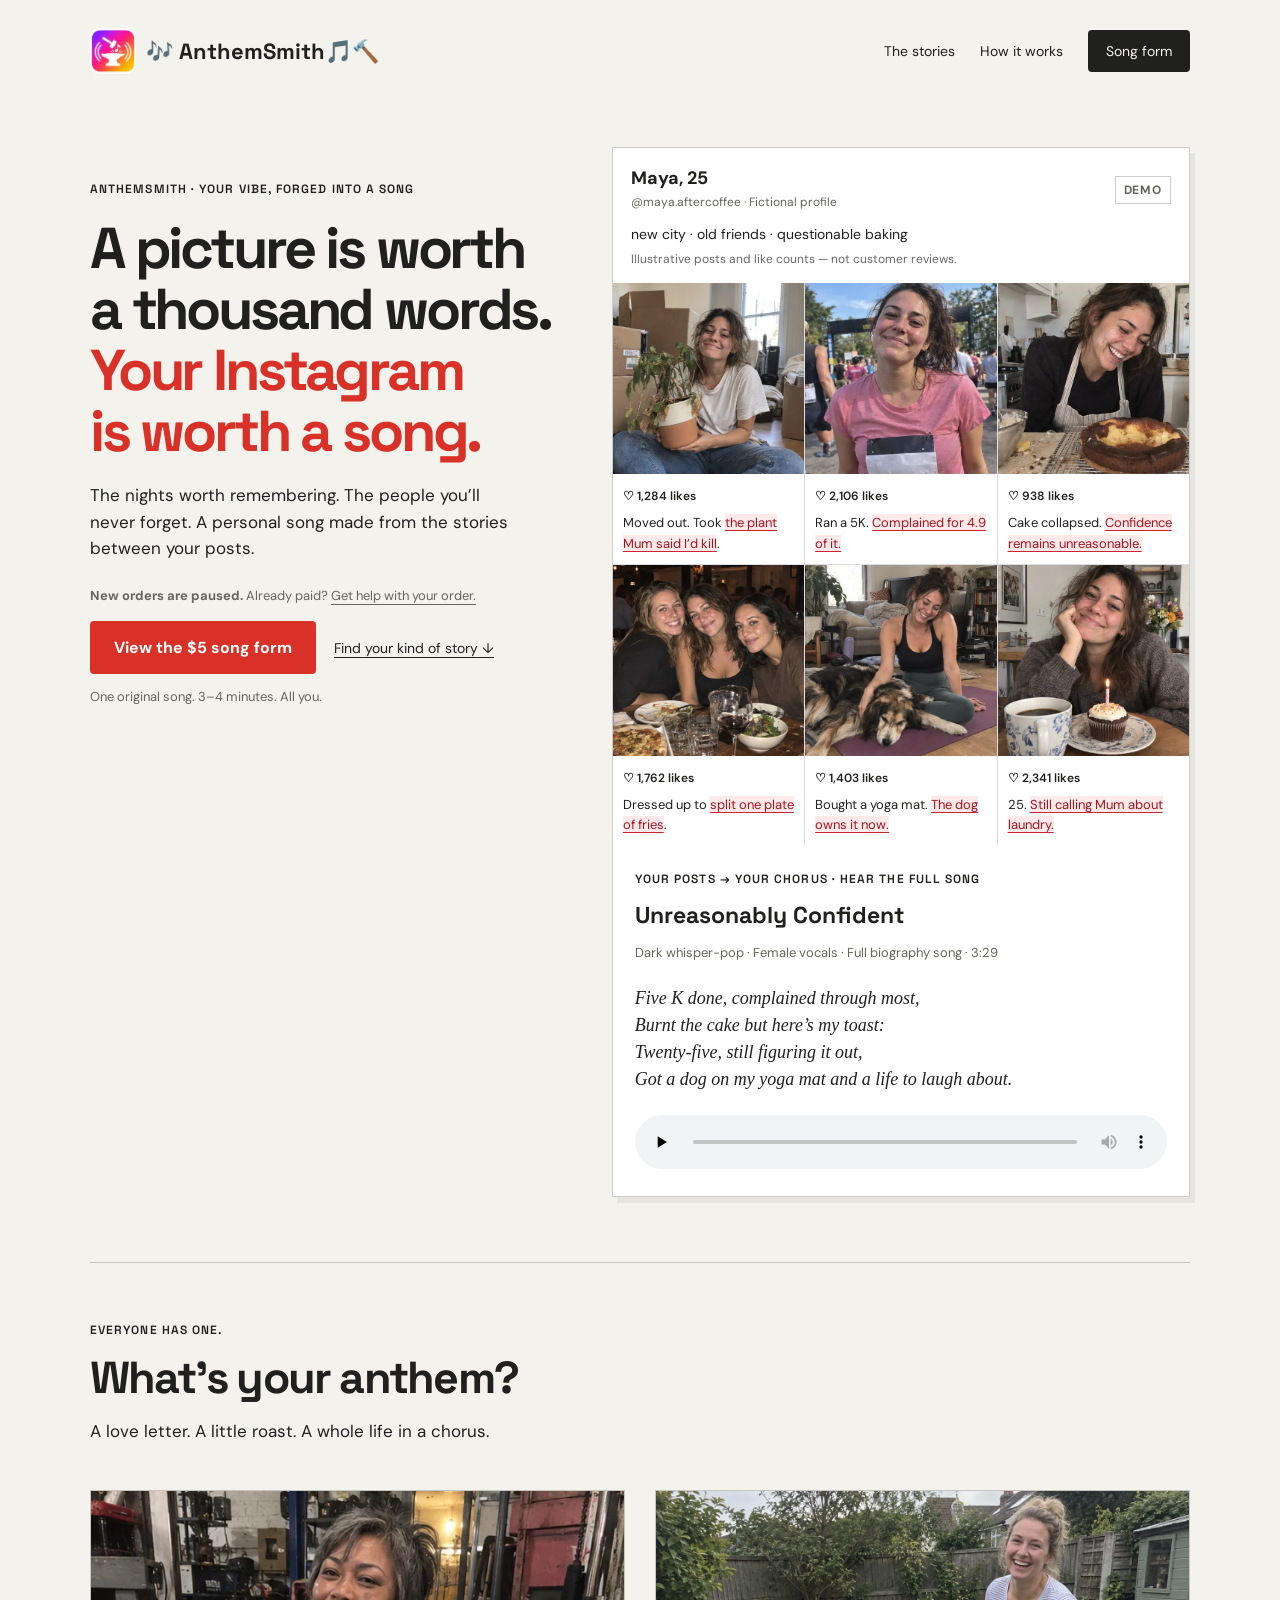
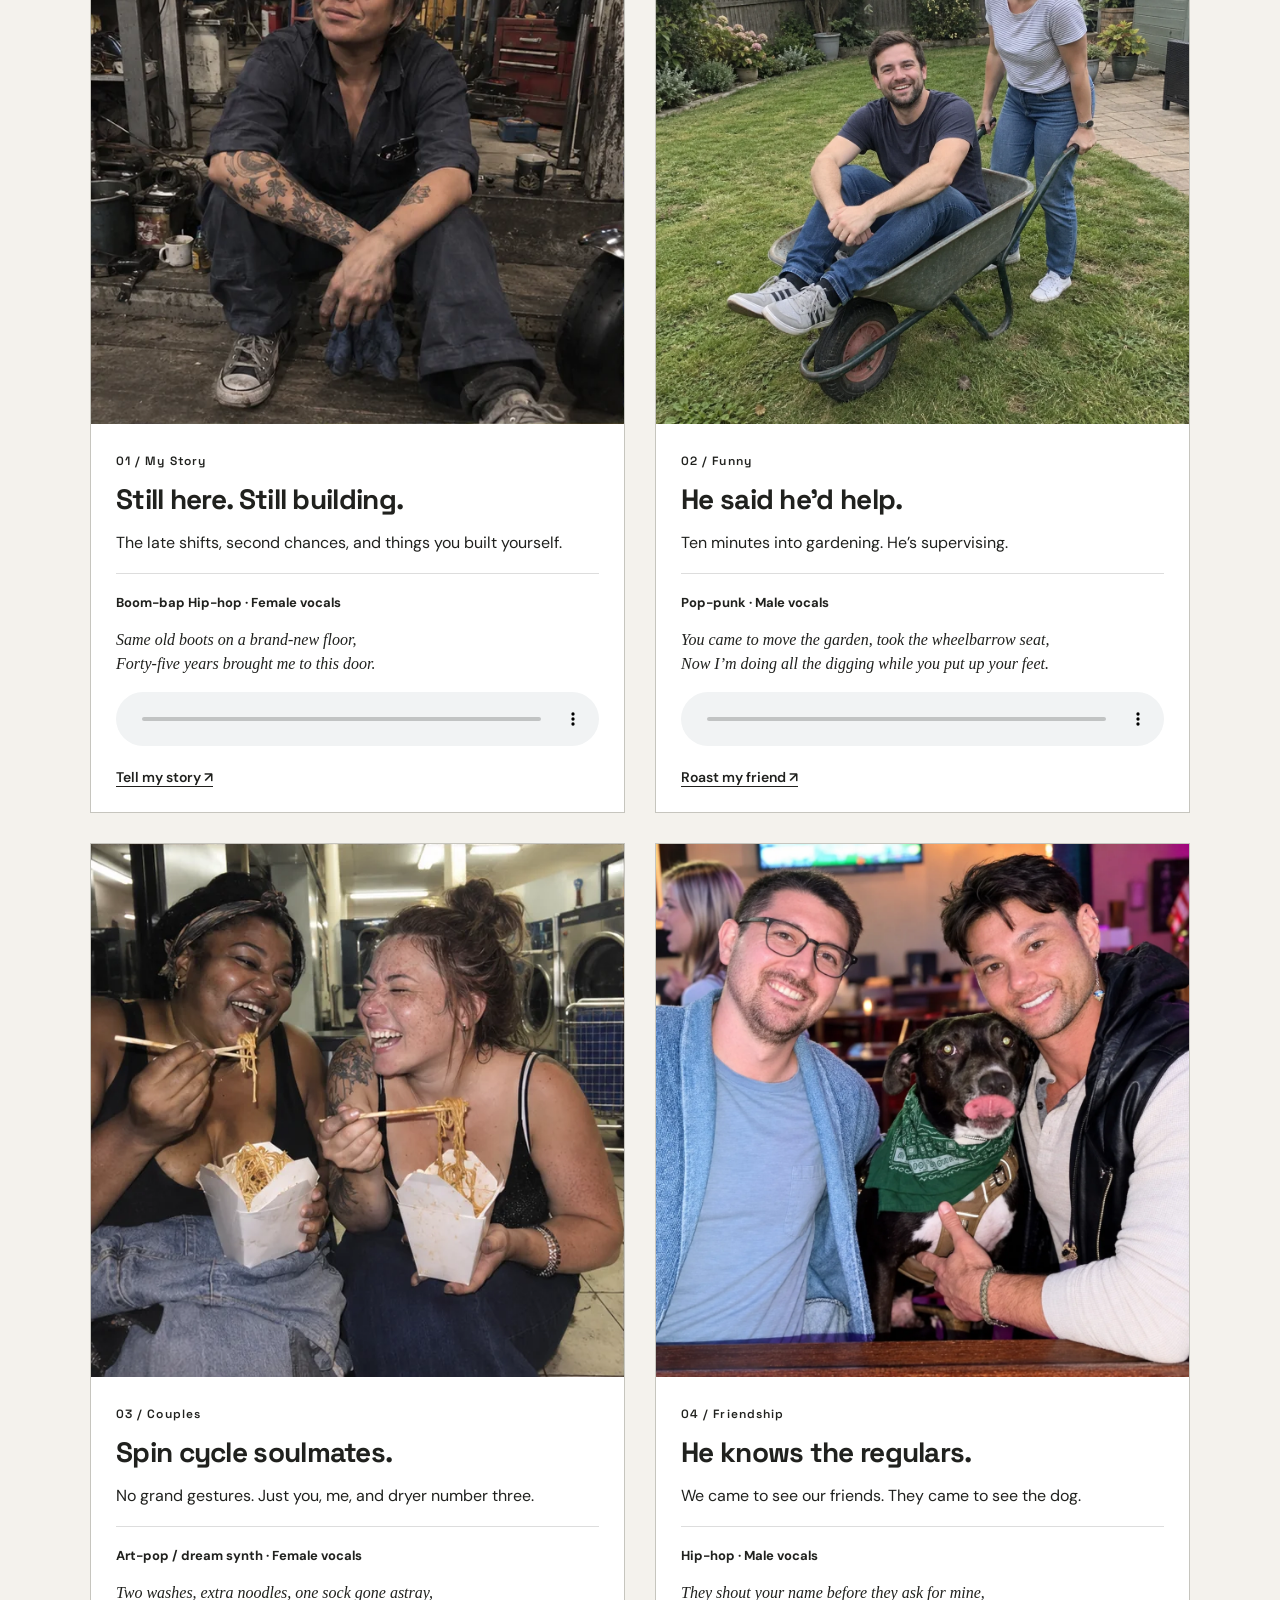
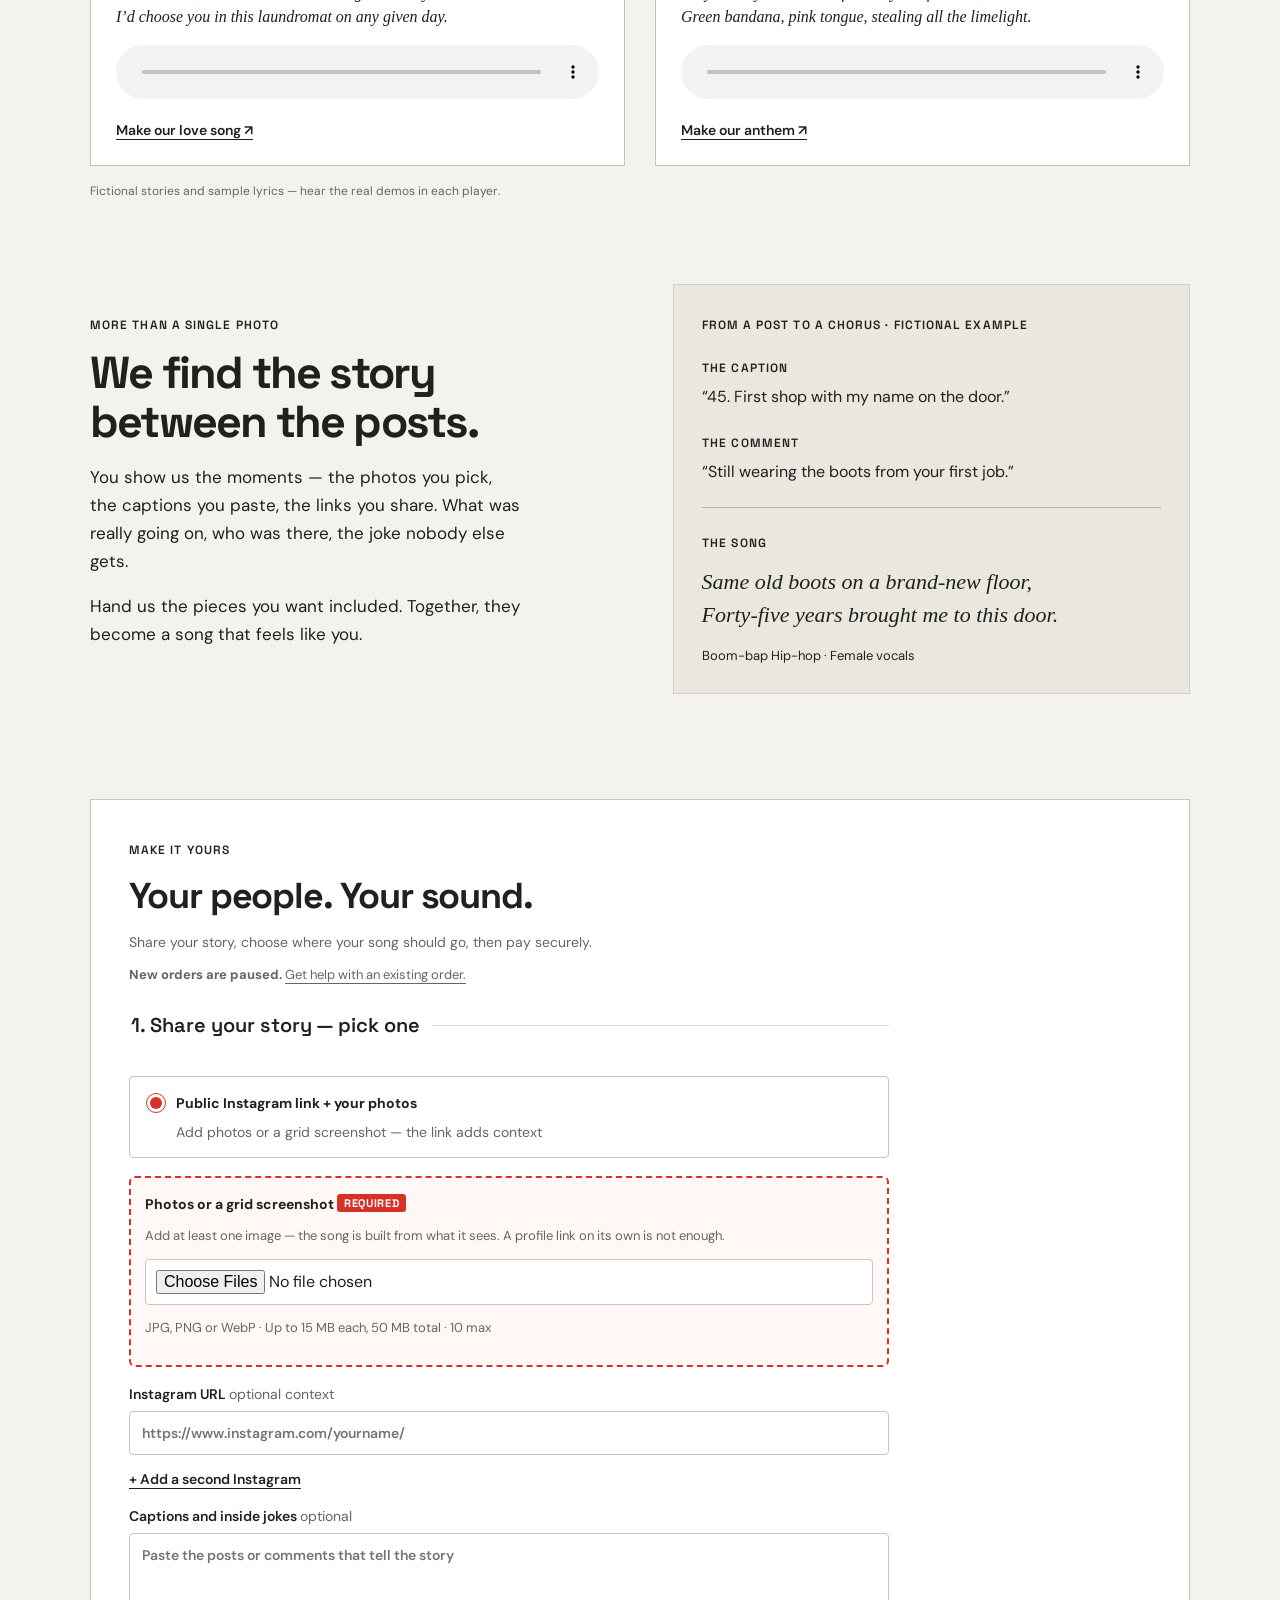
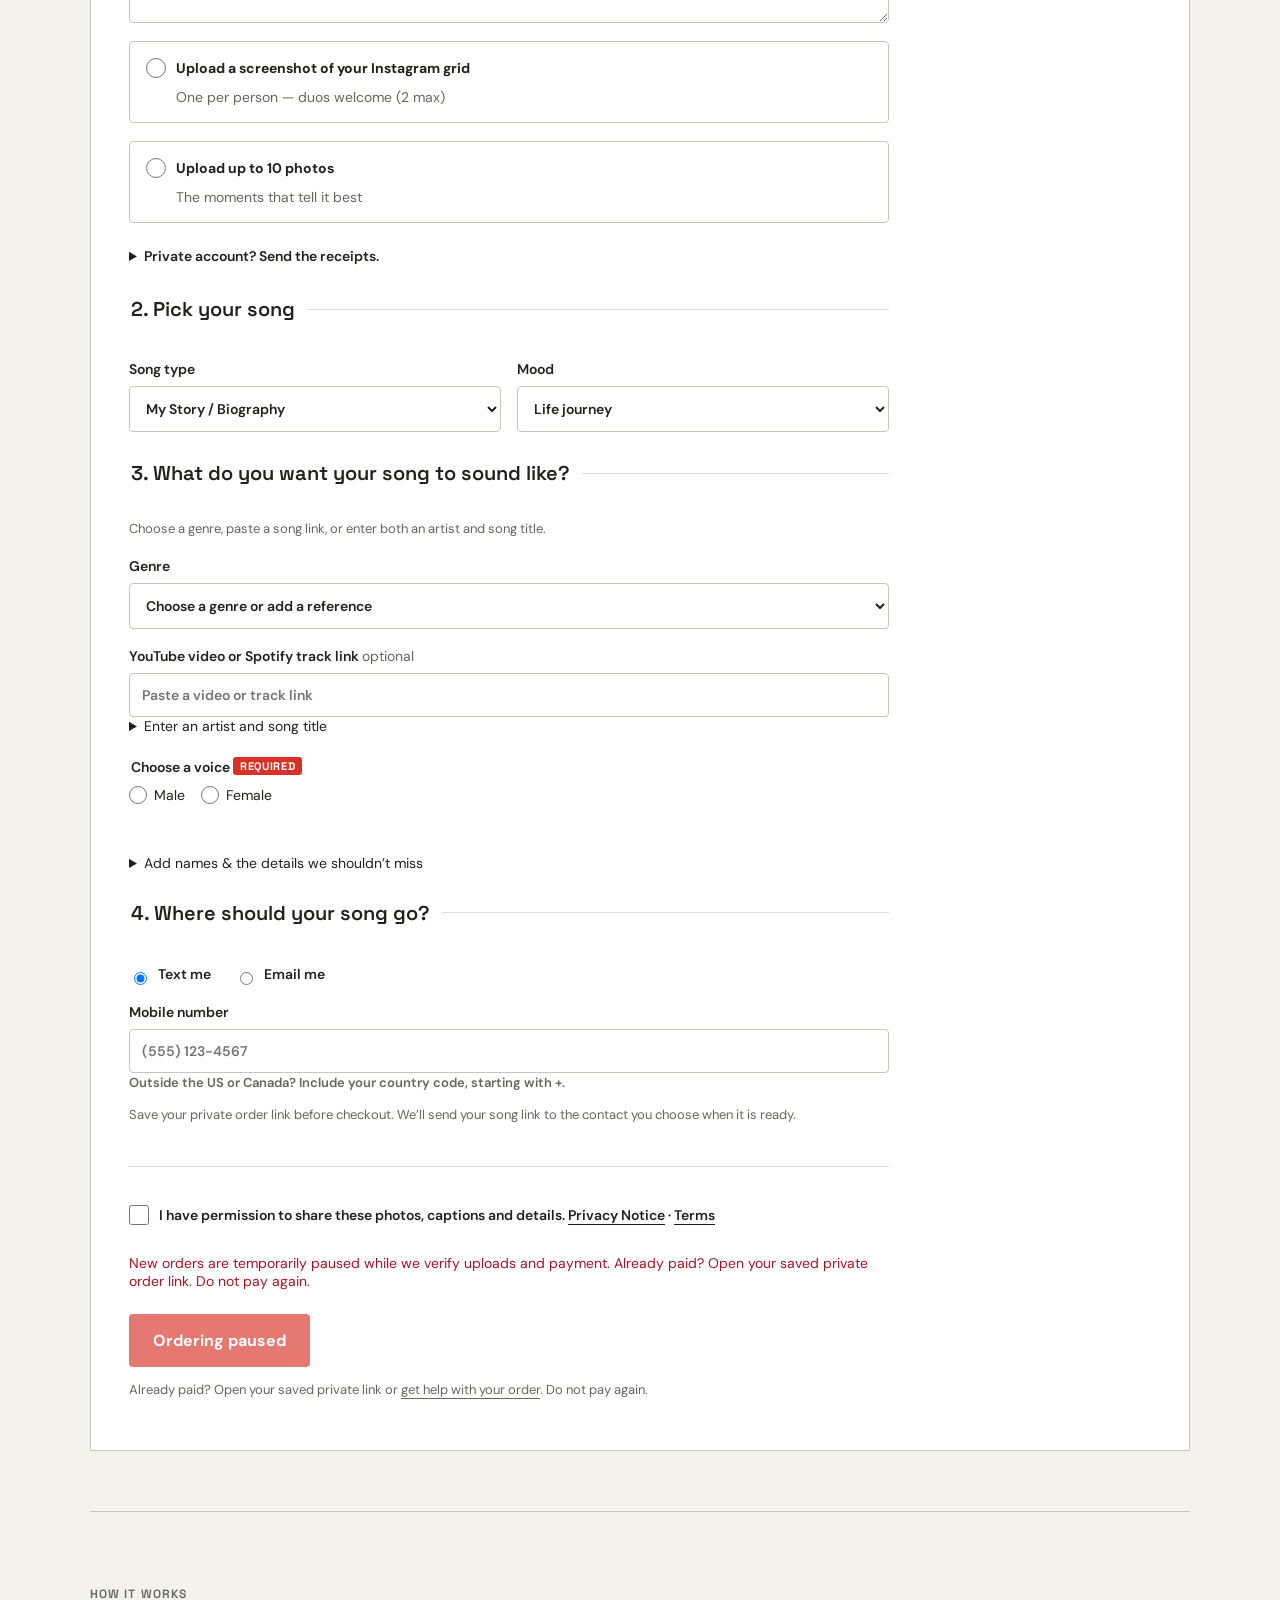
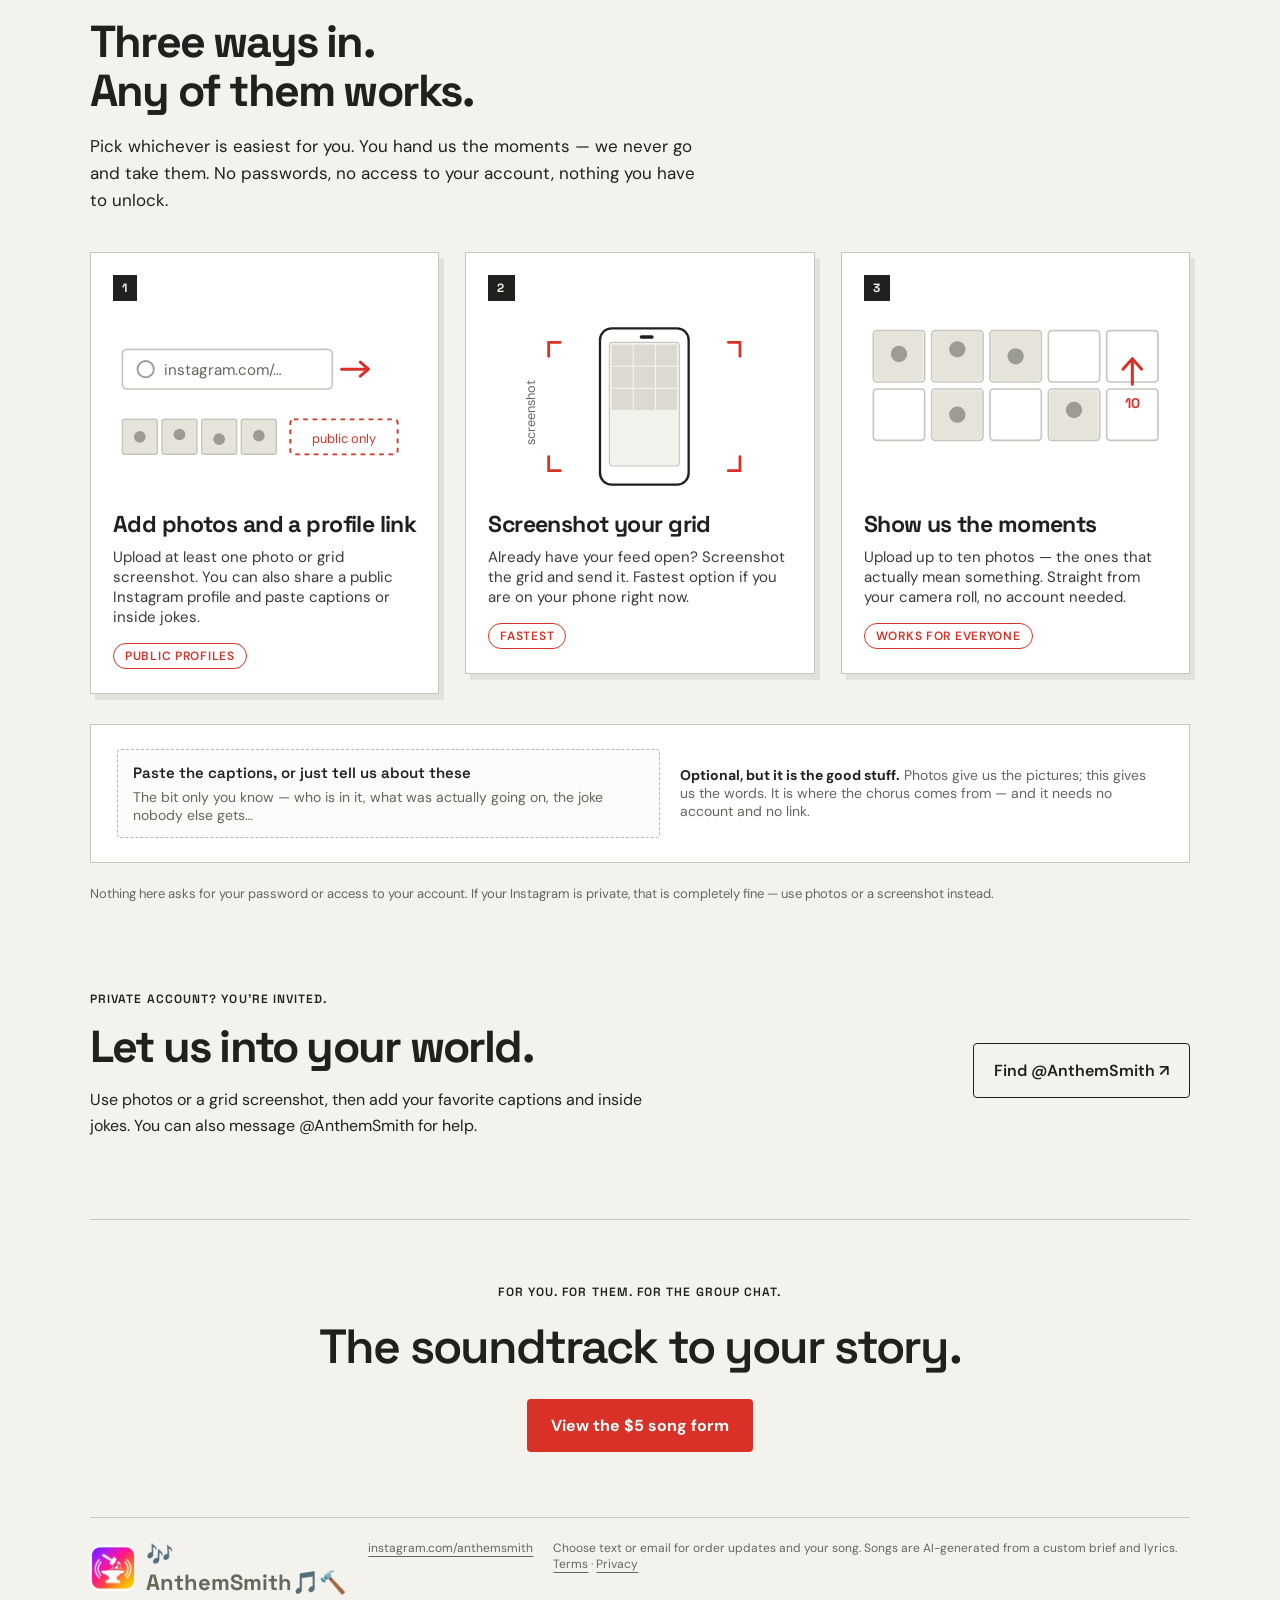
<file: index.html>
<!doctype html><html lang="en"><head><meta charset="utf-8"><meta name="viewport" content="width=device-width,initial-scale=1"><meta name="description" content="Your photos, captions, and inside jokes, forged into an original song."><title>🎶 AnthemSmith🎵🔨 — Your story, set to music</title><link rel="icon" type="image/webp" href="assets/anthemsmith-mark.webp"><meta property="og:type" content="website"><meta property="og:site_name" content="AnthemSmith"><meta property="og:title" content="🎶 AnthemSmith🎵🔨 — Your story, set to music"><meta property="og:description" content="Your photos, captions, and inside jokes, forged into an original song."><meta property="og:url" content="https://anthemsmith.com/"><meta property="og:image" content="https://anthemsmith.com/assets/anthemsmith-logo.png"><meta property="og:image:alt" content="AnthemSmith logo: a hammer forging a music note on an anvil"><meta property="og:image:width" content="1254"><meta property="og:image:height" content="1254"><meta name="twitter:card" content="summary"><meta name="twitter:title" content="🎶 AnthemSmith🎵🔨 — Your story, set to music"><meta name="twitter:description" content="Your photos, captions, and inside jokes, forged into an original song."><meta name="twitter:image" content="https://anthemsmith.com/assets/anthemsmith-logo.png"><link rel="stylesheet" href="style.css"></head><body><main id="site"></main><section id="builder" class="inline-builder"><span class="eyebrow">MAKE IT YOURS</span><h2>Your people. Your sound.</h2><p class="muted">Share your story, choose where your song should go, then pay securely.</p><p class="small" data-pause-notice><strong>New orders are paused.</strong> <a href="./backend-song.html">Get help with an existing order.</a></p><form id="songForm" onsubmit="event.preventDefault();submitInstant()"><fieldset class="intake-step"><legend>1. Share your story — pick one</legend><div class="intake-lanes">
<label class="lane"><input type="radio" name="intake_lane" value="link" onchange="pickLane(0)" checked> <b>Public Instagram link + your photos</b><span class="lane-note">Add photos or a grid screenshot — the link adds context</span></label>
<div id="lane0"><div class="upload-required"><label for="linkFiles"><b>Photos or a grid screenshot</b> <span class="required-badge">Required</span></label><p class="small">Add at least one image — the song is built from what it sees. A profile link on its own is not enough.</p><input type="file" id="linkFiles" name="linkFiles" accept="image/jpeg,image/png,image/webp" multiple><p class="small">JPG, PNG or WebP · Up to 15 MB each, 50 MB total · 10 max</p><p class="intake-error" id="linkFileStatus" role="status"></p><div class="file-previews" id="linkPreviews"></div></div><label>Instagram URL <span class="optional">optional context</span><input type="url" id="instagram1" name="instagram1" placeholder="https://www.instagram.com/yourname/"></label><label id="secondProfile" hidden>Second Instagram URL <span class="optional">optional</span><input type="url" id="instagram2" name="instagram2" disabled placeholder="https://www.instagram.com/theirname/"></label><button type="button" id="addProfile" class="text-button">+ Add a second Instagram</button><label>Captions and inside jokes <span class="optional">optional</span><textarea name="laneDetails0" maxlength="4000" placeholder="Paste the posts or comments that tell the story"></textarea></label></div>
<label class="lane"><input type="radio" name="intake_lane" value="screenshot" onchange="pickLane(1)"> <b>Upload a screenshot of your Instagram grid</b><span class="lane-note">One per person — duos welcome (2 max)</span></label>
<div id="lane1" hidden><input type="file" id="gridShot" name="gridShot" accept="image/jpeg,image/png,image/webp" multiple><p class="small">JPG, PNG or WebP · Up to 15 MB</p><p class="intake-error" id="shotName" role="status"></p><div class="file-previews" id="shotPreviews"></div><label>Paste the captions, or tell us about these <span class="optional">optional — but it&rsquo;s the good stuff</span><textarea name="laneDetails1" maxlength="4000" placeholder="What the grid screenshot can&rsquo;t show — captions, the story, the joke"></textarea></label></div>
<label class="lane"><input type="radio" name="intake_lane" value="photos" onchange="pickLane(2)"> <b>Upload up to 10 photos</b><span class="lane-note">The moments that tell it best</span></label>
<div id="lane2" hidden><input type="file" id="photoUpload" name="photoUpload" accept="image/jpeg,image/png,image/webp" multiple><p class="small">JPG, PNG or WebP · Up to 15 MB each, 50 MB total</p><p class="intake-error" id="photoCount" role="status"></p><div class="file-previews" id="photoPreviews"></div><label>Paste the captions, or tell us about these <span class="optional">optional — but it&rsquo;s the good stuff</span><textarea name="laneDetails2" maxlength="4000" placeholder="Who&rsquo;s in these, what was going on, the joke nobody else gets"></textarea></label></div>
<details class="private"><summary>Private account? Send the receipts.</summary><p>Upload your own photos or a screenshot of your grid. Paste any captions or comments you want in the song.</p><p class="small">We never read accounts by automated logged-in access. You send the content; we read what you give us.</p></details></fieldset><fieldset class="intake-step"><legend>2. Pick your song</legend><div class="form-row"><label>Song type<select name="category" id="categorySelect"><option value="My Story">My Story / Biography</option><option>Funny</option><option>Couples</option><option>Friendship</option></select></label><label>Mood<select name="mood" id="moodSelect"></select></label></div></fieldset><fieldset class="intake-step"><legend>3. What do you want your song to sound like?</legend><p class="small">Choose a genre, paste a song link, or enter both an artist and song title.</p><label>Genre<select name="genre"><option value="">Choose a genre or add a reference</option><option>Pop</option><option>R&amp;B / Soul</option><option>Indie / Alternative</option><option>Acoustic / Folk</option><option>Hip-hop</option><option>Rock</option><option>Country</option></select></label><label>YouTube video or Spotify track link <span class="optional">optional</span><input id="referenceUrl" maxlength="2000" type="url" name="referenceUrl" placeholder="Paste a video or track link"></label><details><summary>Enter an artist and song title</summary><div class="form-row"><label>Artist<input name="artist" maxlength="200" placeholder="Artist name"></label><label>Song title<input name="song" maxlength="200" placeholder="Song title"></label></div></details><fieldset class="voice"><legend>Choose a voice <span class="required-badge">Required</span></legend><label><input type="radio" name="voice" value="Male" required> Male</label><label><input type="radio" name="voice" value="Female" required> Female</label></fieldset></fieldset><details class="personal-details"><summary>Add names & the details we shouldn’t miss</summary><label>Who’s it about?<input name="names" maxlength="4000" placeholder="Your name, their name, or both"></label><label>Memories, captions or inside jokes<textarea name="details" maxlength="4000" placeholder="Paste the moments you want included…"></textarea></label></details><fieldset class="intake-step"><legend>4. Where should your song go?</legend><div class="delivery-options"><label><input type="radio" name="delivery" value="sms" checked> Text me</label><label><input type="radio" name="delivery" value="email"> Email me</label></div><label id="phoneField">Mobile number<input type="tel" name="phone" id="deliveryPhone" autocomplete="tel" placeholder="(555) 123-4567" required><span class="small">Outside the US or Canada? Include your country code, starting with +.</span></label><label id="emailField" hidden>Email address<input type="email" name="email" id="deliveryEmail" autocomplete="email" placeholder="you@example.com" disabled></label><p class="small">Save your private order link before checkout. We’ll send your song link to the contact you choose when it is ready.</p></fieldset><fieldset class="intake-step"><label class="gate-line"><input type="checkbox" id="consent_rights" name="consent" value="yes" required><span>I have permission to share these photos, captions and details. <a href="privacy.html">Privacy Notice</a> · <a href="terms.html">Terms</a></span></label></fieldset><p id="requestStatus" class="intake-error" role="status" aria-live="polite"></p><button class="primary" id="checkoutButton" type="submit" disabled>Ordering paused</button><p class="small">Already paid? Open your saved private link or <a href="./backend-song.html">get help with your order</a>. Do not pay again.</p></form><section id="brief" hidden></section></section><dialog id="demo"><button class="close" aria-label="Close story example">×</button><span class="eyebrow">FICTIONAL STORY EXAMPLE</span><h2 id="demoTitle"></h2><div id="demoPhoto" class="photo"></div><p id="demoCaption"></p><div id="demoSample"></div><p class="small">Illustrative and altered imagery. Play the 30-second demo above.</p><button class="primary" id="demoCreate">Make a story like this ↗</button></dialog><script src="app.js"></script><script src="order-config.js"></script><script src="order-legacy-recovery.js"></script><script src="order-client.js"></script></body></html>
</file>
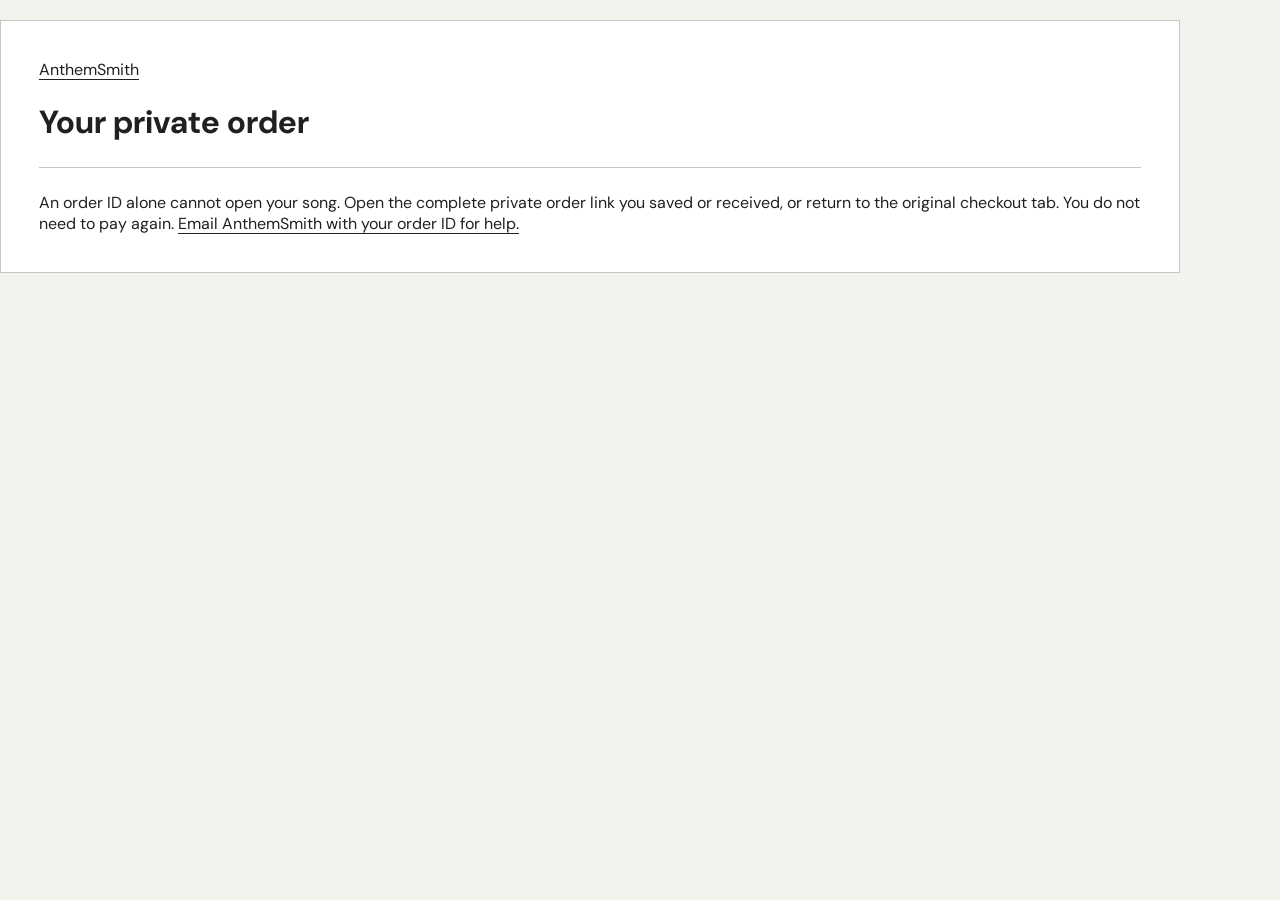
<file: backend-song.html>
<!doctype html>
<html lang="en">
<head>
  <meta charset="utf-8">
  <meta name="viewport" content="width=device-width,initial-scale=1">
  <meta name="referrer" content="no-referrer">
  <meta name="robots" content="noindex,nofollow">
  <title>Your private order · AnthemSmith</title>
  <link rel="stylesheet" href="style.css">
  <script defer src="order-config.js"></script>
  <script defer src="order-client.js"></script>
</head>
<body>
  <main class="inline-builder">
    <a href="./">AnthemSmith</a>
    <h1>Your private order</h1>
    <section id="brief" aria-live="polite">Checking your order…</section>
    <noscript>Enable JavaScript to check your order. For help, contact @AnthemSmith with your order ID.</noscript>
  </main>
</body>
</html>
</file>
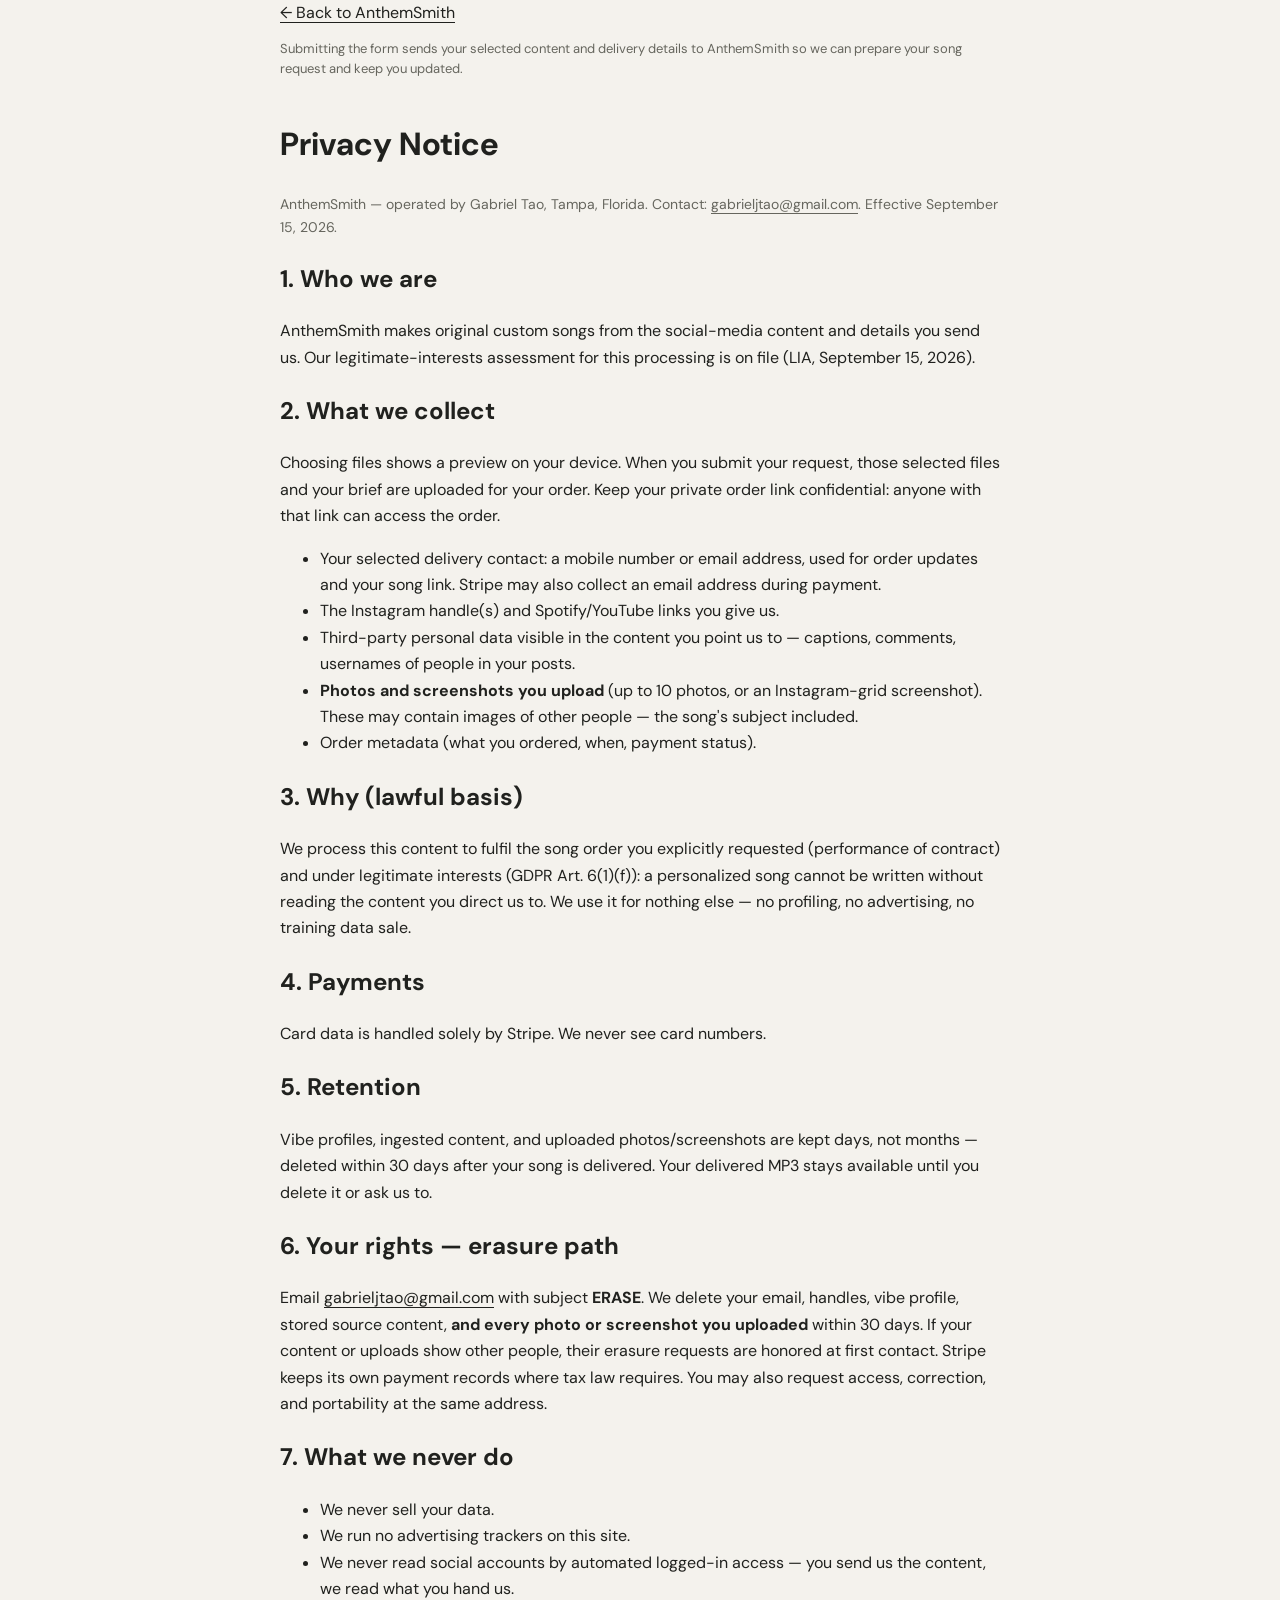
<file: privacy.html>
<!doctype html>
<html lang="en">
<head>
<meta charset="utf-8">
<meta name="viewport" content="width=device-width,initial-scale=1">
<title>Privacy Notice — 🎶 AnthemSmith🎵🔨</title>
<link rel="icon" type="image/webp" href="assets/anthemsmith-mark.webp">
<link rel="stylesheet" href="style.css">
</head>
<body>
<main class="legal"><a href="index.html">← Back to AnthemSmith</a><p class="small">Submitting the form sends your selected content and delivery details to AnthemSmith so we can prepare your song request and keep you updated.</p>
<h1>Privacy Notice</h1>
<p class="muted">AnthemSmith — operated by Gabriel Tao, Tampa, Florida. Contact: <a href="mailto:gabrieljtao@gmail.com">gabrieljtao@gmail.com</a>. Effective September 15, 2026.</p>

<h2>1. Who we are</h2>
<p>AnthemSmith makes original custom songs from the social-media content and details you send us. Our legitimate-interests assessment for this processing is on file (LIA, September 15, 2026).</p>

<h2>2. What we collect</h2><p>Choosing files shows a preview on your device. When you submit your request, those selected files and your brief are uploaded for your order. Keep your private order link confidential: anyone with that link can access the order.</p>
<ul>
<li>Your selected delivery contact: a mobile number or email address, used for order updates and your song link. Stripe may also collect an email address during payment.</li>
<li>The Instagram handle(s) and Spotify/YouTube links you give us.</li>
<li>Third-party personal data visible in the content you point us to — captions, comments, usernames of people in your posts.</li>
<li><strong>Photos and screenshots you upload</strong> (up to 10 photos, or an Instagram-grid screenshot). These may contain images of other people — the song's subject included.</li>
<li>Order metadata (what you ordered, when, payment status).</li>
</ul>

<h2>3. Why (lawful basis)</h2>
<p>We process this content to fulfil the song order you explicitly requested (performance of contract) and under legitimate interests (GDPR Art. 6(1)(f)): a personalized song cannot be written without reading the content you direct us to. We use it for nothing else — no profiling, no advertising, no training data sale.</p>

<h2>4. Payments</h2>
<p>Card data is handled solely by Stripe. We never see card numbers.</p>

<h2>5. Retention</h2>
<p>Vibe profiles, ingested content, and uploaded photos/screenshots are kept days, not months — deleted within 30 days after your song is delivered. Your delivered MP3 stays available until you delete it or ask us to.</p>

<h2>6. Your rights — erasure path</h2>
<p>Email <a href="mailto:gabrieljtao@gmail.com">gabrieljtao@gmail.com</a> with subject <strong>ERASE</strong>. We delete your email, handles, vibe profile, stored source content, <strong>and every photo or screenshot you uploaded</strong> within 30 days. If your content or uploads show other people, their erasure requests are honored at first contact. Stripe keeps its own payment records where tax law requires. You may also request access, correction, and portability at the same address.</p>

<h2>7. What we never do</h2>
<ul>
<li>We never sell your data.</li>
<li>We run no advertising trackers on this site.</li>
<li>We never read social accounts by automated logged-in access — you send us the content, we read what you hand us.</li>
</ul>
</main>
</body>
</html>
</file>
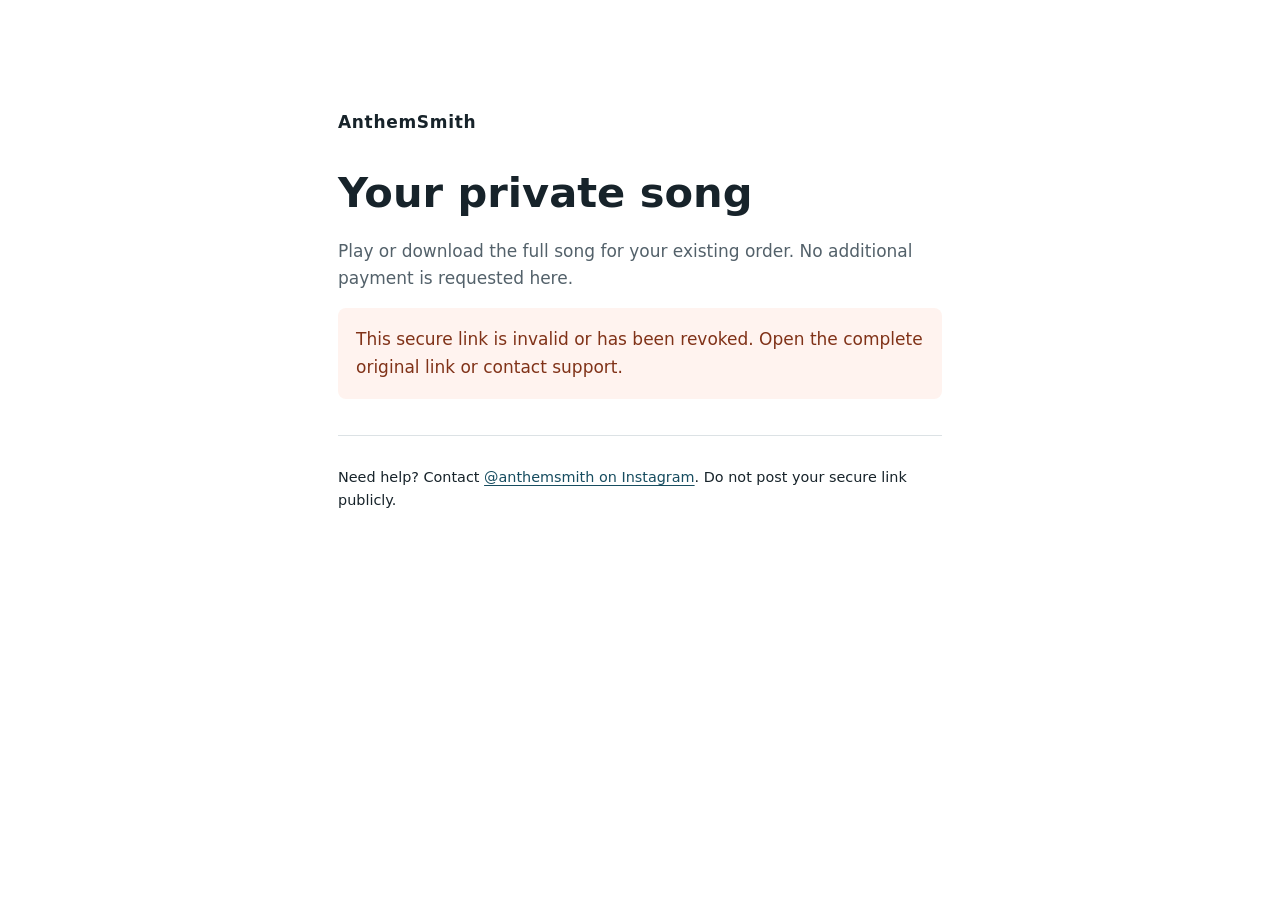
<file: private-song.html>
<!doctype html>
<html lang="en">
<head>
  <meta charset="utf-8">
  <meta name="viewport" content="width=device-width, initial-scale=1">
  <meta name="referrer" content="no-referrer">
  <meta name="robots" content="noindex, nofollow">
  <meta http-equiv="Content-Security-Policy" content="default-src 'none'; script-src 'self'; style-src 'unsafe-inline'; connect-src https://veqpmdsiqcjjpxgcubrp.supabase.co; media-src blob:; base-uri 'none'; form-action 'none'; object-src 'none'">
  <title>Your private song · AnthemSmith</title>
  <style>
    *{box-sizing:border-box}body{margin:0;background:#fff;color:#17232a;font:17px/1.6 system-ui,-apple-system,BlinkMacSystemFont,"Segoe UI",sans-serif}main{max-width:660px;margin:9vh auto;padding:28px}.brand{font-weight:750;letter-spacing:.04em}h1{font-size:clamp(1.9rem,5vw,2.6rem);line-height:1.2;margin:32px 0 20px}p{margin:16px 0}.muted{color:#53616a}#status{padding:18px;background:#f4f6f7;border-radius:8px}#status[data-error=true]{background:#fff3ef;color:#803218}audio{width:100%;margin:12px 0}button{border:0;border-radius:8px;background:#183e4a;color:#fff;padding:13px 22px;font:inherit;font-weight:650;cursor:pointer}button:disabled{opacity:.55;cursor:default}a{color:#174d60;text-underline-offset:3px}a:focus-visible,button:focus-visible,audio:focus-visible{outline:3px solid #2c8ead;outline-offset:4px}footer{border-top:1px solid #dce2e5;margin-top:36px;padding-top:14px;font-size:.9rem}[hidden]{display:none!important}
  </style>
  <script type="module" src="./private-song.js"></script>
</head>
<body>
<main>
  <div class="brand">AnthemSmith</div>
  <h1>Your private song</h1>
  <p class="muted">Play or download the full song for your existing order. No additional payment is requested here.</p>
  <p id="status" role="status" aria-live="polite">Checking your secure link…</p>
  <button id="retry" type="button" hidden>Retry existing song</button>
  <section id="player" aria-label="Your song" hidden>
    <audio id="audio" controls preload="none" aria-label="Play your full AnthemSmith song"></audio>
    <button id="download" type="button" disabled>Download song</button>
    <p class="muted">Keep your original secure link to return to this page. Anyone with that link can access your song until it expires.</p>
  </section>
  <noscript><p>This private player requires JavaScript. Contact support if you need help accessing your song.</p></noscript>
  <footer><p>Need help? Contact <a href="https://www.instagram.com/anthemsmith/" target="_blank" rel="noopener noreferrer">@anthemsmith on Instagram</a>. Do not post your secure link publicly.</p></footer>
</main>
</body>
</html>
</file>
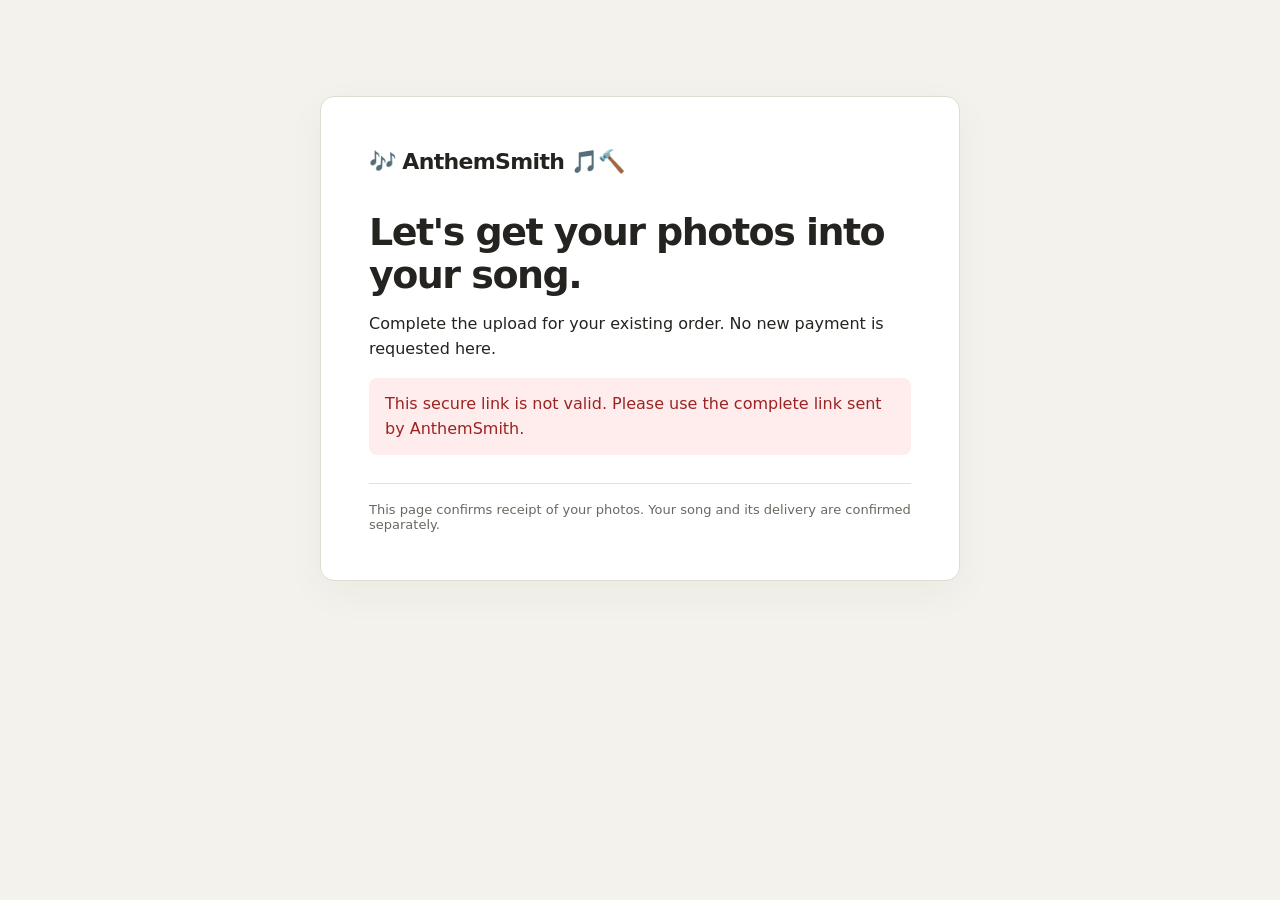
<file: recovery.html>
<!doctype html>
<html lang="en">
<head>
<meta charset="utf-8"><meta name="viewport" content="width=device-width,initial-scale=1">
<meta name="referrer" content="no-referrer">
<meta name="robots" content="noindex,nofollow,noarchive">
<meta http-equiv="Content-Security-Policy" content="default-src 'none'; script-src 'unsafe-inline'; style-src 'unsafe-inline'; connect-src https://veqpmdsiqcjjpxgcubrp.supabase.co; img-src blob:; base-uri 'none'; form-action 'none'">
<title>Complete your photo upload · AnthemSmith</title>
<style>
:root{color-scheme:light;font-family:system-ui,-apple-system,BlinkMacSystemFont,"Segoe UI",sans-serif;color:#25231f;background:#f4f2ec}*{box-sizing:border-box}body{margin:0;padding:24px 16px}main{max-width:640px;margin:8vh auto;background:#fff;padding:clamp(24px,5vw,48px);border:1px solid #dfdbd2;border-radius:14px;box-shadow:0 12px 40px #3425110b}.brand{font-weight:800;letter-spacing:-.03em;font-size:22px;margin:0 0 32px}h1{font-size:clamp(28px,6vw,38px);line-height:1.12;letter-spacing:-.04em;margin:0 0 16px}p{line-height:1.55}small,.muted{color:#646159}label{display:block;font-weight:650;margin:24px 0 10px}input{width:100%;padding:16px;border:2px dashed #ccc6bc;border-radius:8px;font:inherit}button{min-height:48px;border:0;border-radius:7px;background:#24221e;color:white;padding:12px 20px;font:inherit;font-weight:650;cursor:pointer;width:100%;margin-top:16px}button:disabled{opacity:.45;cursor:not-allowed}button.secondary{background:#eeeae2;color:#25231f}#message{padding:14px 16px;border-radius:8px;background:#f1eee7;white-space:pre-line}#message.error{background:#ffeded;color:#9c2323}ul{padding:0;list-style:none}li{display:flex;justify-content:space-between;gap:14px;border-bottom:1px solid #eee;padding:12px 0;font-size:14px}.badge{white-space:nowrap;color:#38674b}footer{border-top:1px solid #e5e1d8;margin-top:28px;padding-top:18px;font-size:13px;color:#6c6861}[hidden]{display:none!important}.privacy{font-size:13px}
</style>
</head>
<body><main>
<p class="brand">🎶 AnthemSmith 🎵🔨</p>
<h1>Let's get your photos into your song.</h1>
<p>Complete the upload for your existing order. No new payment is requested here.</p>
<p id="message" role="status" aria-live="polite">Checking your secure link…</p>
<section id="uploadSection" hidden>
<label for="photos">Choose your photos</label>
<input id="photos" type="file" accept="image/jpeg,image/png,image/webp" multiple>
<p class="muted"><small>Up to 10 photos · JPG, PNG or WebP · 10 MB each, 50 MB total</small></p>
<button id="upload" disabled>Upload selected photos</button>
<ul id="files" aria-label="Uploaded photos"></ul>
<button id="submit" class="secondary" disabled>Send photos to AnthemSmith</button>
<p class="privacy">Your photos are stored privately for this order. Keep this secure link to yourself; it expires after 24 hours.</p>
</section>
<footer>This page confirms receipt of your photos. Your song and its delivery are confirmed separately.</footer>
</main>
<script>
(()=>{'use strict';
const API='https://veqpmdsiqcjjpxgcubrp.supabase.co/functions/v1/anthemsmith-recovery-upload';
const params=new URLSearchParams(location.hash.slice(1));const order=params.get('order')||'',token=params.get('token')||'';
const $=id=>document.getElementById(id);let state=null,busy=false;
const errors={invalid_capability:'This secure link is not valid. Please use the complete link sent by AnthemSmith.',expired_capability:'This secure link has expired. Contact AnthemSmith for a fresh link. Your existing order remains unchanged.',upload_quota:'This order allows up to 10 photos and 50 MB total, including uploads still in progress.',invalid_file:'This photo could not be read. Use a complete, still JPG, PNG or WebP file.',source_validation_required:'Select your photos again and upload them to finish checking the saved images, then send your photos.',image_too_large:'Each photo must be 25 megapixels or smaller.',image_decode_timeout:'This photo took too long to read. Export a smaller JPG, PNG or WebP copy and try again.',upload_busy_retry:'Another upload is finishing. Wait a moment and retry.',file_too_large:'Each photo must be 10 MB or smaller.',pending_files:'One or more photos are still pending. Select those same photos again and retry the upload before sending.',no_ready_files:'Upload at least one photo before sending.',order_closed:'These photos have already been submitted.',upload_not_saved_retry:'The upload did not finish. Keep this page open and retry the same photos.',service_unavailable:'We could not finish that request. Please retry. Nothing is marked received until the upload succeeds.'};
function message(text,error=false){$('message').textContent=text;$('message').classList.toggle('error',error);}
async function call(action,opts={}){const headers={Authorization:'Bearer '+token,'X-Anthem-Order':order,...opts.headers};let r;try{r=await fetch(API+'/'+action,{...opts,headers,cache:'no-store',credentials:'omit',referrerPolicy:'no-referrer',redirect:'error',signal:AbortSignal.timeout(120000)});}catch{throw Error('service_unavailable');}let d;try{d=await r.json();}catch{throw Error('service_unavailable');}if(!r.ok)throw Error(d.error||'service_unavailable');return d;}
function controls(){const closed=state?.status==='source_received';$('photos').disabled=busy||closed;$('upload').disabled=busy||closed||!$('photos').files.length;$('submit').disabled=busy||closed||!state?.files?.some(f=>f.status==='ready')||state.files.some(f=>f.status==='pending');}
function render(){const list=$('files');list.replaceChildren();for(let i=0;i<(state?.files||[]).length;i++){const f=state.files[i],li=document.createElement('li'),name=document.createElement('span'),badge=document.createElement('span');name.textContent='Photo '+(i+1)+' · '+(f.byte_size/1048576).toFixed(1)+' MB';badge.textContent=f.status==='ready'?'Saved privately':'Pending · retry this photo';badge.className='badge';li.append(name,badge);list.append(li);}controls();}
async function refresh(){state=await call('status');render();if(state.status==='source_received'){$('uploadSection').hidden=true;message('Photos received. Thank you—we have the photos for your existing order.');}return state;}
async function hash(file){return [...new Uint8Array(await crypto.subtle.digest('SHA-256',await file.arrayBuffer()))].map(x=>x.toString(16).padStart(2,'0')).join('');}
$('photos').addEventListener('change',controls);
$('upload').addEventListener('click',async()=>{if(busy)return;const files=[...$('photos').files];if(files.length>10){message('Choose up to 10 photos.',true);return;}if(files.some(f=>f.size>10485760||!f.size)){message('Each photo must be between 1 byte and 10 MB.',true);return;}busy=true;controls();try{await refresh();for(let i=0;i<files.length;i++){const file=files[i],digest=await hash(file),existing=state.files.find(f=>f.sha256===digest&&f.byte_size===file.size);const id=existing?.id||crypto.randomUUID();message('Saving photo '+(i+1)+' of '+files.length+'…');await call('upload',{method:'POST',headers:{'Content-Type':file.type,'X-Upload-Id':id},body:file});await refresh();}$('photos').value='';message('Your photos are saved privately. When you have everything, select “Send photos to AnthemSmith.”');}catch(e){message(errors[e.message]||errors.service_unavailable,true);try{await refresh();}catch{}}finally{busy=false;controls();}});
$('submit').addEventListener('click',async()=>{if(busy)return;busy=true;controls();try{await call('submit',{method:'POST'});await refresh();}catch(e){message(errors[e.message]||errors.service_unavailable,true);}finally{busy=false;controls();}});
if(!/^AS-[A-Z0-9-]{6,64}$/.test(order)||!/^[A-Za-z0-9_-]{43}$/.test(token)){message(errors.invalid_capability,true);return;}
refresh().then(()=>{if(state.status!=='source_received'){$('uploadSection').hidden=false;message(state.files.some(f=>f.status==='pending')?errors.pending_files:'Your secure upload is ready. Choose the photos for your song.');}}).catch(e=>message(errors[e.message]||errors.service_unavailable,true));
})();
</script>
</body></html>
</file>
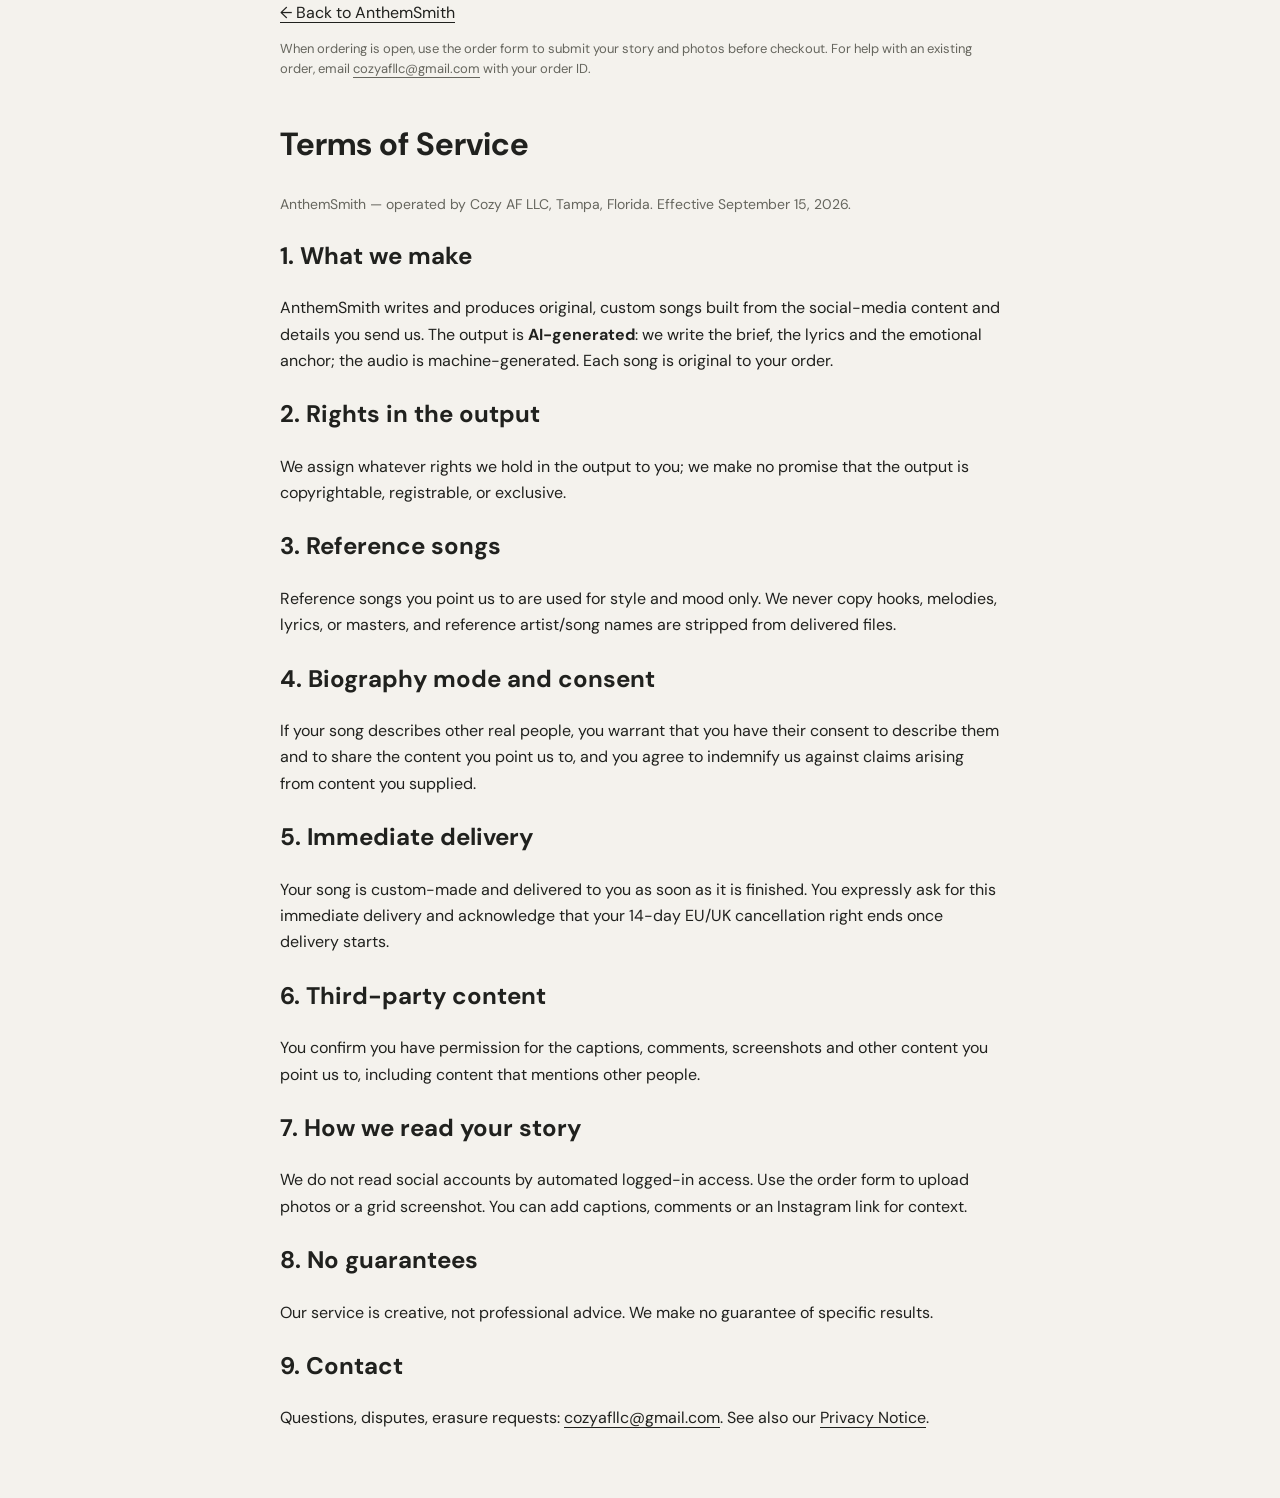
<file: terms.html>
<!doctype html>
<html lang="en">
<head>
<meta charset="utf-8">
<meta name="viewport" content="width=device-width,initial-scale=1">
<title>Terms — 🎶 AnthemSmith🎵🔨</title>
<link rel="icon" type="image/webp" href="assets/anthemsmith-mark.webp">
<link rel="stylesheet" href="style.css">
</head>
<body>
<main class="legal"><a href="index.html">← Back to AnthemSmith</a><p class="small">When ordering is open, use the order form to submit your story and photos before checkout. For help with an existing order, email <a href="mailto:cozyafllc@gmail.com">cozyafllc@gmail.com</a> with your order ID.</p>
<h1>Terms of Service</h1>
<p class="muted">AnthemSmith — operated by Cozy AF LLC, Tampa, Florida. Effective September 15, 2026.</p>

<h2>1. What we make</h2>
<p>AnthemSmith writes and produces original, custom songs built from the social-media content and details you send us. The output is <strong>AI-generated</strong>: we write the brief, the lyrics and the emotional anchor; the audio is machine-generated. Each song is original to your order.</p>

<h2>2. Rights in the output</h2>
<p>We assign whatever rights we hold in the output to you; we make no promise that the output is copyrightable, registrable, or exclusive.</p>

<h2>3. Reference songs</h2>
<p>Reference songs you point us to are used for style and mood only. We never copy hooks, melodies, lyrics, or masters, and reference artist/song names are stripped from delivered files.</p>

<h2>4. Biography mode and consent</h2>
<p>If your song describes other real people, you warrant that you have their consent to describe them and to share the content you point us to, and you agree to indemnify us against claims arising from content you supplied.</p>

<h2>5. Immediate delivery</h2>
<p>Your song is custom-made and delivered to you as soon as it is finished. You expressly ask for this immediate delivery and acknowledge that your 14-day EU/UK cancellation right ends once delivery starts.</p>

<h2>6. Third-party content</h2>
<p>You confirm you have permission for the captions, comments, screenshots and other content you point us to, including content that mentions other people.</p>

<h2>7. How we read your story</h2>
<p>We do not read social accounts by automated logged-in access. Use the order form to upload photos or a grid screenshot. You can add captions, comments or an Instagram link for context.</p>

<h2>8. No guarantees</h2>
<p>Our service is creative, not professional advice. We make no guarantee of specific results.</p>

<h2>9. Contact</h2>
<p>Questions, disputes, erasure requests: <a href="mailto:cozyafllc@gmail.com">cozyafllc@gmail.com</a>. See also our <a href="privacy.html">Privacy Notice</a>.</p>
</main>
</body>
</html>
</file>
<file: style.css>
@import url('https://fonts.googleapis.com/css2?family=DM+Sans:wght@400;500;600;700&family=Space+Grotesk:wght@500;600;700&display=swap');
:root{--bg:#f4f2ed;--ink:#20211e;--accent:#d93127;--line:#c6c5be;--card:#fff;--muted:#66665e}*{box-sizing:border-box}body{margin:0;background:var(--bg);color:var(--ink);font-family:'DM Sans',sans-serif;font-size:16px}button,input,select,textarea{font:inherit}button,a,summary{-webkit-tap-highlight-color:transparent}button{cursor:pointer}a{color:inherit;text-underline-offset:4px}button:focus-visible,a:focus-visible,summary:focus-visible{outline:3px solid var(--accent);outline-offset:4px}.chooser{display:flex;justify-content:center;align-items:center;gap:24px;padding:12px;background:#222;color:#fff;flex-wrap:wrap;font-size:14px}.chooser #options{display:flex;gap:6px}.chooser button{padding:9px 15px;background:transparent;color:#fff;border:1px solid #777;border-radius:4px;font-size:14px}.chooser button[aria-pressed=true]{background:#fff;color:#222;border-color:#fff}main{max-width:1180px;padding:0 40px;margin:auto}nav{display:flex;align-items:center;justify-content:space-between;padding:28px 0;gap:20px}nav>a:last-child{font-size:14px}.brand{display:flex;align-items:center;gap:9px;font:700 23px 'Space Grotesk',sans-serif;text-decoration:none}.brand-icon{display:block;width:32px;height:32px;overflow:hidden;border-radius:7px;background:#fff;position:relative}.brand-icon img{position:absolute;height:59px;width:177px;max-width:none;left:-8px;top:-13px}.hero{display:grid;grid-template-columns:1.1fr 1fr;align-items:center;gap:70px;padding:38px 0 55px}.eyebrow{font:600 12px 'Space Grotesk',sans-serif;letter-spacing:.09em}.copy h1{font:700 clamp(44px,5.3vw,70px)/1.04 'Space Grotesk',sans-serif;letter-spacing:-.055em;margin:20px 0}.intro{max-width:390px;font-size:19px;line-height:1.55;margin-bottom:25px}.story-options{display:flex;gap:7px;flex-wrap:wrap;margin:26px 0 22px}.story-options button{border:1px solid var(--line);color:var(--ink);background:transparent;padding:10px 13px;border-radius:30px;font-size:14px}.story-options button[aria-pressed=true]{background:var(--ink);color:var(--bg);border-color:var(--ink)}.primary{border:0;background:var(--accent);color:#fff;padding:16px 24px;font-weight:700;border-radius:4px}.small{font-size:13px;line-height:1.5;color:var(--muted)}.private{margin-top:23px;max-width:430px;font-size:14px;line-height:1.55}.private summary{cursor:pointer;font-weight:600}.private p{margin:12px 0}.post{margin:0;background:var(--card);color:#20211e;border:1px solid var(--line);box-shadow:5px 6px 0 #20211e12;align-self:center;min-width:0}.photo-button{padding:0;display:block;border:0;width:100%;background:transparent}.photo{background-image:url('assets/raw-categories.webp');background-size:200% 200%;aspect-ratio:1;width:100%;background-repeat:no-repeat}.q0{background-position:0 0}.q1{background-position:100% 0}.q2{background-position:0 100%}.q3{background-position:100% 100%}figcaption{padding:22px}figcaption h2{font:700 24px/1.2 'Space Grotesk',sans-serif;margin:10px 0}figcaption p{font-size:15px;margin:12px 0}.text-button{background:none;border:0;padding:0;text-decoration:underline;text-underline-offset:4px;font-weight:600;color:inherit;font-size:14px}.process{border-top:1px solid var(--line);padding:26px 0;display:flex;justify-content:space-between;gap:20px;font-size:15px}.process b{color:var(--accent);padding-right:8px}footer{font-size:12px;color:var(--muted);padding:12px 0 25px}body[data-design="1"]{--bg:#22231f;--ink:#faf9f3;--accent:#c7ee52;--muted:#b7b8ad;--line:#606257}body[data-design="1"] .primary{color:#20211e}body[data-design="1"] .copy h1{text-transform:uppercase}body[data-design="1"] .post{padding:12px 12px 0;border:none;box-shadow:7px 8px 0 #c7ee52}body[data-design="1"] figcaption{padding:18px 8px}body[data-design="2"]{--bg:#f5d4cf;--accent:#712e38;--line:#be9993}body[data-design="2"] .hero{grid-template-columns:1fr 1.1fr}body[data-design="2"] .post{grid-column:1;grid-row:1}body[data-design="2"] .copy{grid-column:2;grid-row:1}body[data-design="2"] .copy h1{font-family:Georgia,serif;font-weight:400;letter-spacing:-.05em}dialog{border:0;background:var(--bg);color:var(--ink);padding:34px;width:min(570px,calc(100% - 28px));max-height:90dvh;overflow:auto;border-radius:8px}dialog::backdrop{background:#0009}dialog h2{font:600 30px/1.2 'Space Grotesk',sans-serif;margin:14px 0}dialog .close{float:right;border:0;background:none;color:inherit;font-size:27px;padding:0 4px}label{display:block;font-size:14px;font-weight:600;margin:18px 0 0}input,select,textarea{width:100%;display:block;margin-top:8px;background:var(--card);color:#20211e;border:1px solid var(--line);border-radius:4px;padding:12px;min-width:0}textarea{min-height:90px;resize:vertical}.form-row{display:grid;grid-template-columns:1fr 1fr;gap:16px}.optional{font-weight:400;color:var(--muted)}.sound{margin:23px 0}.sound summary{cursor:pointer;font-weight:600}.sound .small{margin:10px 0}form>.primary{margin-top:10px}blockquote{font:italic 21px/1.5 Georgia,serif;margin:22px 0}#demo .photo{margin-top:20px}#demo .primary{margin-top:18px}.muted{color:var(--muted);font-size:14px}
@media(max-width:740px){main{padding:0 22px}.chooser{gap:8px;padding:10px}.chooser>span{display:none}.chooser button{padding:8px 12px}nav{padding:22px 0}.brand{font-size:20px}nav>a:last-child{font-size:12px}.hero,body[data-design="2"] .hero{grid-template-columns:1fr;gap:30px;padding:22px 0 35px}.copy h1{font-size:clamp(43px,10vw,64px)}.intro{font-size:17px;max-width:420px}.post{max-width:460px;width:100%;justify-self:center}body[data-design="2"] .post,body[data-design="2"] .copy{grid-column:auto;grid-row:auto}.process{flex-direction:column;gap:16px;padding:23px 0}.private{margin-top:18px}.form-row{grid-template-columns:1fr;gap:0}dialog{padding:24px}.hero .primary{width:100%;max-width:430px}}
@media(prefers-reduced-motion:no-preference){button{transition:background .15s,color .15s}}

.song-sample{margin-top:18px;padding-top:17px;border-top:1px solid #ddd;color:#20211e}.sample-label{font-size:13px;font-weight:700}.sample-lyric{font:italic 16px/1.5 Georgia,serif!important}.sample-pending{display:block;border:1px solid #ccc;background:#f4f4f0;color:#686860;padding:12px;width:100%;text-align:left;border-radius:4px;font-size:13px;cursor:default}.song-sample audio{display:block;width:100%;margin-top:12px}#demoSample .song-sample{color:var(--ink)}.sound{border-top:1px solid var(--line);padding-top:22px;margin-top:25px}.sound h3{font:600 22px/1.3 'Space Grotesk',sans-serif;margin:0 0 16px}.voice{border:0;padding:0;margin:22px 0;display:flex;gap:16px;flex-wrap:wrap}.voice legend{font-size:14px;font-weight:600;margin-bottom:10px}.voice label{display:flex;align-items:center;gap:7px;margin:0;font-weight:400}.voice input{width:18px;height:18px;margin:0;accent-color:var(--accent)}.sound details{font-size:14px}.sound details summary{font-weight:400}

/* Narrative homepage: text and image stay in separate document-flow regions. */
html{scroll-behavior:smooth;scroll-padding-top:24px}.nav-links{display:flex;align-items:center;gap:25px;font-size:14px}.nav-links a{text-decoration:none}.nav-button{background:var(--ink);color:var(--bg);border:0;padding:12px 18px;border-radius:4px}.narrative-hero{grid-template-columns:1.15fr 1fr;gap:45px;padding:45px 0 65px}.narrative-hero h1{font-size:clamp(42px,4.5vw,60px);letter-spacing:-.055em;line-height:1.06}.narrative-hero h1 em{font-style:normal;color:var(--accent)}.narrative-hero .intro{font-size:17px;max-width:435px}.explore{display:inline-block;margin:20px 0 0 18px;font-size:14px}.memory-wall{display:grid;grid-template-columns:1fr 1fr;gap:15px;align-items:start}.memory{margin:0;background:#fff;padding:9px;box-shadow:3px 5px 0 #2222;border:1px solid #ccc}.main-memory{grid-column:1/-1;margin-right:25px;transform:rotate(2deg)}.memory figcaption{padding:13px 6px;font-size:14px}.memory figcaption p{margin:8px 0 0;font-weight:600;font-size:17px}.little-memory{grid-column:2;transform:rotate(-4deg);margin-top:5px}.memory-note{grid-column:1;grid-row:2;align-self:center;font:italic 23px/1.25 Georgia,serif;max-width:190px;margin:25px 0}.story-intro{border-top:1px solid var(--line);padding:55px 0 28px}.story-intro h2,.how-story h2,.private-story h2{font:700 clamp(32px,3.5vw,46px)/1.1 'Space Grotesk',sans-serif;letter-spacing:-.04em;margin:14px 0}.story-intro p{font-size:17px;line-height:1.5}.story-grid{display:grid;grid-template-columns:repeat(2,minmax(0,1fr));gap:30px}.story-card{background:#fff;min-width:0;border:1px solid var(--line)}.story-body{padding:25px}.story-body h3{font:700 28px/1.15 'Space Grotesk',sans-serif;letter-spacing:-.025em;margin:13px 0}.story-body>p{font-size:16px;line-height:1.5}.story-cta{margin-top:22px}.example-note{font-size:12px;color:var(--muted);margin:17px 0 0}.how-story{display:grid;grid-template-columns:1fr 1fr;gap:65px;padding:85px 0;align-items:center}.how-copy>p{font-size:17px;line-height:1.65;max-width:430px}.lyric-recipe{padding:28px;background:#eae7df;border:1px solid #d2cfc5}.recipe-line{margin-top:22px}.recipe-line>span,.recipe-song>span{font:600 12px 'Space Grotesk',sans-serif;letter-spacing:.1em}.recipe-line p{font-size:16px;line-height:1.5;margin:8px 0}.recipe-song{margin-top:23px;border-top:1px solid #b7b4ab;padding-top:23px}.recipe-song blockquote{font-size:22px;margin:13px 0}.recipe-song small{font-size:13px}.sound-story{text-align:center;padding:60px 30px;background:#23231f;color:#faf8f1}.sound-story h2{font:600 clamp(30px,4vw,49px)/1.15 'Space Grotesk',sans-serif;letter-spacing:-.035em;margin:20px auto;max-width:770px}.sound-story>p{font-size:17px;line-height:1.6;max-width:610px;margin:20px auto 28px}.private-story{display:flex;align-items:center;gap:50px;justify-content:space-between;padding:65px 0;border-bottom:1px solid var(--line)}.private-story p{font-size:16px;line-height:1.6;max-width:590px}.instagram-button{flex-shrink:0;border:1px solid var(--ink);padding:16px 20px;font-weight:600;text-decoration:none;border-radius:4px}.closing{text-align:center;padding:60px 0 65px}.closing h2{font:600 clamp(33px,4vw,48px)/1.1 'Space Grotesk',sans-serif;letter-spacing:-.04em;margin:20px 0 25px}footer{border-top:1px solid var(--line);display:flex;justify-content:space-between;gap:20px;padding-top:22px}footer b{font-size:16px;color:var(--ink)}
@media(max-width:740px){.nav-links{gap:12px}.nav-links>a{display:none}.nav-button{padding:10px 12px;font-size:13px}.narrative-hero{grid-template-columns:1fr;gap:30px;padding:20px 0 45px}.narrative-hero h1{font-size:clamp(39px,9.1vw,58px)}.narrative-hero .primary{width:auto}.explore{margin-left:0;display:block}.memory-wall{max-width:460px;justify-self:center}.story-intro{padding-top:35px}.story-grid{grid-template-columns:1fr;gap:25px}.story-body{padding:22px}.how-story{grid-template-columns:1fr;gap:25px;padding:50px 0}.lyric-recipe{padding:23px}.sound-story{padding:40px 23px}.private-story{flex-direction:column;align-items:start;gap:15px;padding:45px 0}.closing{padding:45px 0}footer{flex-direction:column;gap:12px}.memory-note{font-size:20px}.main-memory{margin-right:8px}.little-memory{margin-right:8px}}
@media(prefers-reduced-motion:reduce){html{scroll-behavior:auto}}

/* Approved smith mark: display the complete icon, with no legacy logo crop. */
.brand-icon{width:46px;height:46px;flex-shrink:0;border-radius:10px}.brand-icon img{position:static;display:block;width:100%;height:100%;max-width:100%;object-fit:contain}.brand{gap:10px}footer .brand{font-size:20px}@media(max-width:740px){.brand-icon{width:38px;height:38px}}

/* Casual phone-style wheelbarrow image for hero, story card, and dialog. */
.photo.q1{background-image:url("assets/wheelbarrow-couple.webp");background-size:cover;background-position:center}.main-memory{transform:none}

.photo.q3{background-image:url("assets/friends-dog.webp");background-size:cover;background-position:center}

/* Biography profile uses unique demo photos; category pictures occur only below. */
.maya-profile{background:#fff;border:1px solid #ccc;box-shadow:5px 6px 0 #2221;min-width:0}.maya-profile>header{display:flex;justify-content:space-between;align-items:center;padding:18px 18px 7px}.maya-profile header b{display:block;font-size:18px}.maya-profile header span{display:block;font-size:12px;color:#62625d;margin-top:4px}.maya-profile .demo-label{border:1px solid #ccc;padding:5px 8px;font-weight:700;letter-spacing:.07em}.profile-bio{font-size:14px;padding:0 18px;margin:8px 0}.profile-disclosure{font-size:12px;color:#666;padding:0 18px;margin:8px 0 16px}.maya-grid{display:grid;grid-template-columns:repeat(3,minmax(0,1fr));gap:1px;background:#ddd}.maya-post{background:white;min-width:0}.maya-photo{background-image:url('assets/maya-profile.webp');background-size:300% 200%;aspect-ratio:1}.m0{background-position:0 0}.m1{background-position:50% 0}.m2{background-position:100% 0}.m3{background-position:0 100%}.m4{background-position:50% 100%}.m5{background-position:100% 100%}.maya-caption{padding:10px}.likes{font-size:12px;font-weight:600}.maya-caption p{font-size:13px;line-height:1.55;margin:8px 0 0}.maya-caption mark{background:#ffe9e9;color:#a71422;text-decoration:underline;text-decoration-color:#cb2332;text-underline-offset:3px;box-decoration-break:clone;-webkit-box-decoration-break:clone}.maya-player{padding:22px}.maya-player h3{font:700 23px 'Space Grotesk',sans-serif;margin:12px 0}.maya-player blockquote{font-size:18px;line-height:1.5}.maya-player audio{width:100%}.narrative-hero{align-items:start;grid-template-columns:1fr 1.2fr;gap:40px}.narrative-hero .copy{padding-top:30px}.inline-builder{margin:20px 0 60px;padding:38px;border:1px solid var(--line);background:#fff;scroll-margin-top:20px}.inline-builder h2{font:700 36px 'Space Grotesk',sans-serif;letter-spacing:-.03em;margin:14px 0}.inline-builder form{max-width:760px}.intake-step{border:0;border-top:1px solid #ddd;margin:28px 0;padding:20px 0 0;min-width:0}.intake-step>legend{font:600 20px 'Space Grotesk',sans-serif;padding-right:12px}.intake-step #addProfile{margin-top:15px}.intake-step details summary,.personal-details summary{cursor:pointer;font-size:14px}.personal-details{margin:25px 0}.intake-step .private{max-width:650px}.brand-name{font-size:22px}#payment{margin-top:28px}.pay-choice{display:grid;gap:10px;margin-bottom:6px}.pay-confirm{margin:8px 0 14px;max-width:320px}.progress{height:10px;border:1px solid #ddd;border-radius:999px;overflow:hidden;background:#f4f3f0;margin:10px 0}.progress-bar{display:block;height:100%;background:#111;border-radius:999px;transition:width .6s ease}.pay-grid{display:grid;grid-template-columns:repeat(auto-fit,minmax(220px,1fr));gap:18px;margin:18px 0}.pay-card{border:1px solid #ddd;border-radius:12px;padding:18px;text-align:center}.pay-card img{border-radius:8px;margin:10px 0;display:inline-block;max-width:100%;height:auto}.pay-link{display:block;margin:10px auto;padding:10px 16px;border-radius:999px;background:#111;color:#fff;text-decoration:none;max-width:260px}.pay-link:hover{opacity:.85}.inline-builder [hidden]{display:none!important}@media(max-width:740px){.narrative-hero{grid-template-columns:1fr;gap:30px}.narrative-hero .copy{padding-top:0}.maya-grid{grid-template-columns:repeat(2,minmax(0,1fr))}.maya-caption p{font-size:14px}.inline-builder{padding:22px;margin-bottom:40px}.inline-builder h2{font-size:30px}.intake-step>legend{font-size:18px}.brand-name{font-size:16px}.brand-icon{width:32px;height:32px}.brand{gap:6px}.nav-button{font-size:12px;padding:9px}.nav-links{gap:6px}}

/* ---- three ways in (bindi drop-in, ox fold 2026-09-15) ---- */
.input-ways{border-top:1px solid var(--line);padding:70px 0 20px}
.input-ways .eyebrow{font:600 12px 'Space Grotesk',sans-serif;letter-spacing:.09em;color:var(--muted)}
.input-ways h2{font:700 clamp(32px,3.5vw,46px)/1.1 'Space Grotesk',sans-serif;letter-spacing:-.04em;margin:14px 0 12px}
.input-ways .lede{font-size:17px;line-height:1.6;max-width:610px;margin-bottom:38px}
.ways{display:grid;grid-template-columns:repeat(3,minmax(0,1fr));gap:26px;align-items:start}
.way{background:var(--card);border:1px solid var(--line);box-shadow:5px 6px 0 #20211e14;padding:0 0 24px;min-width:0}
.way .num{display:inline-block;font:700 12px 'Space Grotesk',sans-serif;letter-spacing:.1em;background:var(--ink);color:var(--bg);padding:5px 9px;margin:22px 0 0 22px}
.way .art{padding:18px 22px 6px}
.way h3{font:700 23px/1.15 'Space Grotesk',sans-serif;letter-spacing:-.025em;margin:6px 22px 0}
.way p{font-size:15px;margin:9px 22px 0;color:#3a3b36}
.way .best{display:inline-block;margin:16px 22px 0;font-size:12px;font-weight:600;letter-spacing:.06em;color:var(--accent);border:1px solid var(--accent);border-radius:20px;padding:4px 11px}
.recover{margin:30px 0 0;padding:24px 26px;border:1px solid var(--line);background:#fff;display:flex;gap:20px;align-items:center;flex-wrap:wrap}
.recover .field{flex:1 1 320px;border:1px dashed #b9b8b0;border-radius:4px;padding:13px 15px;color:var(--muted);font-size:14px;background:#fcfbf9}
.recover b{display:block;font:600 15px 'Space Grotesk',sans-serif;margin-bottom:6px;color:var(--ink)}
.recover .why{flex:1 1 260px;font-size:14px;color:var(--muted)}
.recover .why strong{color:var(--ink)}
.ways-note{margin:22px 0 0;font-size:13px;color:var(--muted)}
@media(max-width:740px){.ways{grid-template-columns:1fr;gap:20px}.input-ways{padding:45px 0 10px}.recover{padding:20px}}


/* Intake repair */
.lane{display:flex;align-items:center;flex-wrap:wrap;gap:10px;padding:16px;border:1px solid var(--line);border-radius:4px;cursor:pointer}
.lane input,.gate-line input{width:20px;height:20px;margin:0;flex-shrink:0;accent-color:var(--accent)}
.lane-note{flex-basis:100%;padding-left:30px;font-size:14px;font-weight:400;color:var(--muted)}
.gate-line{display:flex;gap:10px;align-items:flex-start;line-height:1.5}.file-previews{display:grid;grid-template-columns:repeat(auto-fit,minmax(110px,1fr));gap:12px;margin-top:16px}.file-preview{margin:0;min-width:0}.file-preview img{width:100%;height:110px;object-fit:cover}.file-preview figcaption{padding:6px 0;overflow-wrap:anywhere;font-size:13px}.file-preview button{background:white;border:1px solid var(--line);padding:6px 10px}.request-actions{display:flex;gap:12px;flex-wrap:wrap;margin:22px 0}.request-actions a{display:inline-block}.intake-error{color:#a71422;font-size:14px}.upload-required{border:2px dashed var(--accent);border-radius:6px;padding:4px 14px 12px;margin-top:18px;background:#fff8f6}.upload-required>label{margin-top:12px}.required-badge{display:inline-block;background:var(--accent);color:#fff;font:700 11px 'Space Grotesk',sans-serif;letter-spacing:.06em;text-transform:uppercase;padding:2px 7px;border-radius:3px;vertical-align:2px}.upload-required input[type=file]{padding:10px;background:var(--card)}.legal{max-width:800px;line-height:1.65;padding-bottom:50px}.legal h1{margin-top:40px}#brief{overflow-wrap:anywhere}#requestStatus{min-height:1.5em}audio{max-width:100%}@media(max-width:380px){nav{flex-wrap:wrap}.nav-links{margin-left:auto}.inline-builder{padding:16px}}

.pay-qr{display:block;margin:12px auto 6px;border-radius:12px;box-shadow:0 4px 14px rgba(0,0,0,.12);width:220px;height:220px;object-fit:cover}
.pay-card{display:flex;flex-direction:column;align-items:center;min-height:340px}
.pay-card b{font-size:1.05rem;margin-bottom:4px}

.pay-link{margin-top:auto}
.delivery-options{display:flex;gap:24px;flex-wrap:wrap;margin-bottom:18px}.delivery-options label{display:flex;align-items:center;gap:8px}.delivery-options input{width:auto}#brief{margin-top:24px;padding-top:24px;border-top:1px solid var(--line)}#brief .primary,#brief .checkout-link{display:inline-block;margin-top:16px;margin-right:12px;text-decoration:none}#brief audio{display:block;width:100%;margin:20px 0}#brief label{display:block;margin-top:20px}#brief textarea{width:100%}#checkoutButton:disabled{opacity:.65;cursor:wait}
</file>
